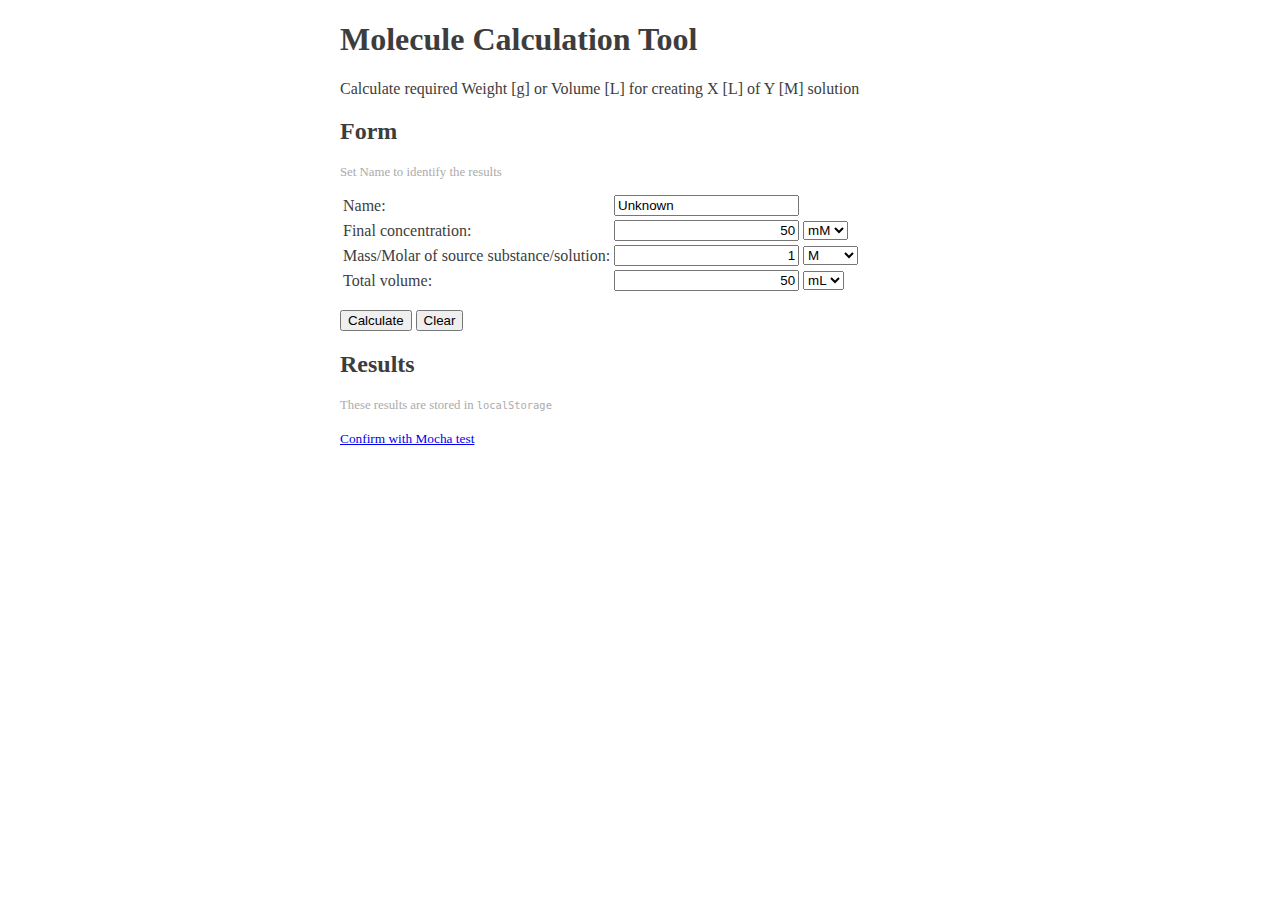
<file: index.html>
<!DOCTYPE html>
<html>
<head>
    <meta charset="utf-8">
    <title>Molecalc</title>
    <link rel="stylesheet" href="css/style.css">
</head>
<body>
    <h1>Molecule Calculation Tool</h1>
    <p>Calculate required Weight [g] or Volume [L] for creating X [L] of Y [M] solution</p>
    <h2>Form</h2>
    <p class="supplement">Set Name to identify the results</p>
    <form id="calculation">
        <table>
            <tr>
                <td><label for="name">Name</label></td>
                <td><input type="text" id="name" value="Unknown"></td>
            </tr>
            <tr>
                <td><label for="first">Final concentration</label></td>
                <td><input type="text" id="first" value="50"></td>
                <td>
                    <select id="first_unit">
                        <option value="uM">uM</option>
                        <option value="mM" selected>mM</option>
                        <option value="M">M</option>
                    </select>
                </td>
            </tr>
            <tr>
                <td><label for="second">Mass/Molar of source substance/solution</label></td>
                <td><input type="text" id="second" value="1"></td>
                <td>
                    <select id="second_unit">
                        <option value="g/mol">g/mol</option>
                        <option value="uM">uM</option>
                        <option value="mM">mM</option>
                        <option value="M" selected>M</option>
                    </select>
                </td>
            </tr>
            <tr>
                <td><label for="third">Total volume</label></td>
                <td><input type="text" id="third" value="50"></td>
                <td>
                    <select id="third_unit">
                        <option value="uL">uL</option>
                        <option value="mL" selected>mL</option>
                        <option value="L">L</option>
                    </select>
                </td>
            </tr>
        </table>
        <p><input type="button" onclick="calculate();" value="Calculate">
           <input type="button" onclick="clearResults();" value="Clear"></p>
    </form>
    <h2>Results</h2>
    <p class="supplement">These results are stored in <code>localStorage</code></p>
    <article>
        <dl id="results"></dl>
    </article>
    <script src="vender/jquery.min.js"></script>
    <script src="vender/coffee-script.js"></script>
    <script src="src/js/calc.js"></script>
    <script type="text/coffeescript">
        if localStorage.results?
            results = JSON.parse(localStorage.results)
            for result in results
                $("#results").append result
        else
            results = new Array
        parseUnit = (unit) ->
            if unit in ['uM', 'uL']
                return Math.pow(10, -6)
            if unit in ['mM', 'mL']
                return Math.pow(10, -3)
            return 1
        parseValue = (value, unit) ->
            value = value * parseUnit(unit)
            if value is 0
                alert "Please fill the #{name} argument"
                return null
            return value
        parseFn = ->
            unit = $("#second_unit").val()
            return if unit is "g/mol" then "gram" else "volume"
        window.clearResults = ->
            $("#results").empty()
            results = new Array
            delete localStorage.results
        window.calculate = ->
            name = $('#name').val()
            first = $('#first').val()
            firstUnit = $('#first_unit').val()
            second = $('#second').val()
            secondUnit = $('#second_unit').val()
            third = $('#third').val()
            thirdUnit = $('#third_unit').val()
            f = parseValue first, firstUnit
            s = parseValue second, secondUnit
            t = parseValue third, thirdUnit
            return if null in [f, s, t]
            fn = parseFn()
            r = calc[fn](f, s, t)
            unit = if fn is "gram" then "g" else "L"
            if r < Math.pow(10, -3)
                unit = "u#{unit}"
                r = r * Math.pow(10, 6)
                r = r * 1000
                r = Math.round(r) / 1000
            else if r < Math.pow(10, 0)
                unit = "m#{unit}"
                r = r * Math.pow(10, 3)
                r = r * 1000
                r = Math.round(r) / 1000
            display = (value, unit) ->
                return "<span class='value'>#{value}</span> <span class='unit'>#{unit}</span>"
            message = """
            <dt>#{name} - #{(new Date)}</dt>
            <dd>
                <strong>#{display(r, unit)}</strong> is required to create #{display(third, thirdUnit)}
                of #{display(first, firstUnit)} solution with #{display(second, secondUnit)} substance/solution
            </dd>
            """
            $("#results").prepend(message)
            results.unshift message
            localStorage.results = JSON.stringify(results)
    </script>
    <small><a href="test.html">Confirm with Mocha test</a></small>
</body>
</html>
</file>
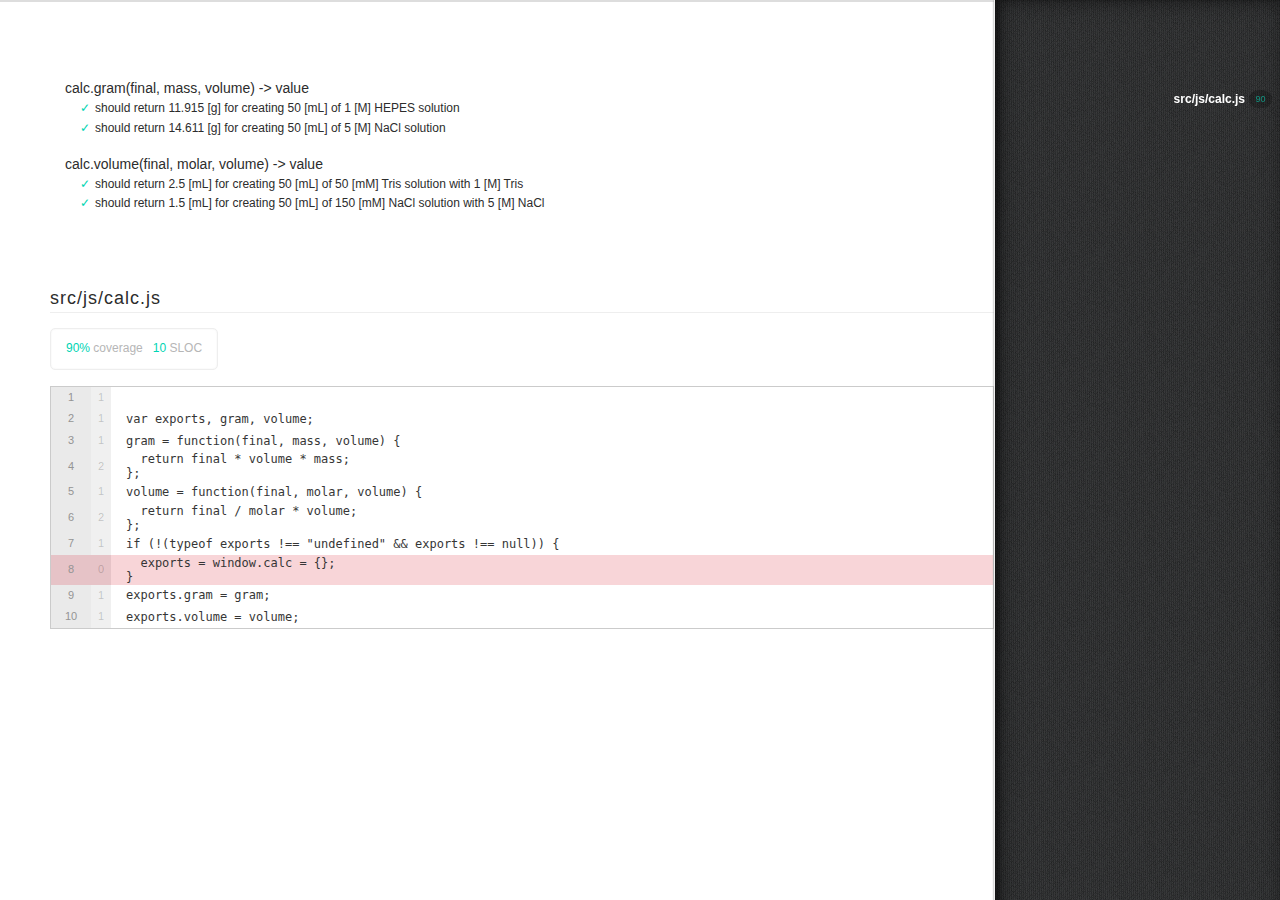
<file: test.html>
<!DOCTYPE html>
<html>
<head>
    <meta charset="utf-8">
    <title>Unittest via Mocha</title>
    <link rel="stylesheet" href="vender/mocha.css">
    <link rel="stylesheet" href="vender/reporter.css">
    
</head>
<body>
    <div id="mocha"></div>
    <div id="coverage"></div>
    <div id="menu"></div>
    <script src="vender/jquery.min.js"></script>
    <script src="vender/mocha.js"></script>
    <script src="vender/expect.js"></script>
    <script src="vender/underscore-min.js"></script>
    <script src="vender/backbone-min.js"></script>
    <script src="vender/reporter.js"></script>
    <script src="vender/JSCovReporter.js"></script>
    <script>
        mocha.setup({
            ui: 'bdd',
            ignoreLeaks: true
        });
    </script>
    
    <script src="src/js/calc.js"></script>
    
    <script src="test/js/calc.spec.js"></script>
    
    <script src="cov/calc.js"></script>
    
    <script>
        if (window.mochaPhantomJS) { mochaPhantomJS.run(); }
        else {
            mocha.run(function () {
                if (typeof window.__$coverObject !== 'undefined') {
                    var reporter = new JSCovReporter({ coverObject: window.__$coverObject });
                }
            });
        }
    </script>
</body>
</html>
</file>
<file: css/style.css>
body {
    width: 600px;
    margin: 0 auto;
    color: #3d3d3d;
}

form input {
    text-align: right;
}
form input#name {
    text-align: left;
}
form label:after {
    display: inline;
    content: ":";
}
.value, .unit {
    font-family: monospace;
}
.unit {
    font-size: 90%;
}
p.supplement {
    font-size: 80%;
    color: #ababab;
}
</file>
<file: vender/mocha.css>
@charset "UTF-8";
body {
  font: 20px/1.5 "Helvetica Neue", Helvetica, Arial, sans-serif;
  padding: 60px 50px;
}

#mocha ul, #mocha li {
  margin: 0;
  padding: 0;
}

#mocha ul {
  list-style: none;
}

#mocha h1, #mocha h2 {
  margin: 0;
}

#mocha h1 {
  margin-top: 15px;
  font-size: 1em;
  font-weight: 200;
}

#mocha h1 a {
  text-decoration: none;
  color: inherit;
}

#mocha h1 a:hover {
  text-decoration: underline;
}

#mocha .suite .suite h1 {
  margin-top: 0;
  font-size: .8em;
}

.hidden {
  display: none;
}

#mocha h2 {
  font-size: 12px;
  font-weight: normal;
  cursor: pointer;
}

#mocha .suite {
  margin-left: 15px;
}

#mocha .test {
  margin-left: 15px;
}

#mocha .test.pending:hover h2::after {
  content: '(pending)';
  font-family: arial;
}

#mocha .test.pass.medium .duration {
  background: #C09853;
}

#mocha .test.pass.slow .duration {
  background: #B94A48;
}

#mocha .test.pass::before {
  content: '✓';
  font-size: 12px;
  display: block;
  float: left;
  margin-right: 5px;
  color: #00d6b2;
}

#mocha .test.pass .duration {
  font-size: 9px;
  margin-left: 5px;
  padding: 2px 5px;
  color: white;
  -webkit-box-shadow: inset 0 1px 1px rgba(0,0,0,.2);
  -moz-box-shadow: inset 0 1px 1px rgba(0,0,0,.2);
  box-shadow: inset 0 1px 1px rgba(0,0,0,.2);
  -webkit-border-radius: 5px;
  -moz-border-radius: 5px;
  -ms-border-radius: 5px;
  -o-border-radius: 5px;
  border-radius: 5px;
}

#mocha .test.pass.fast .duration {
  display: none;
}

#mocha .test.pending {
  color: #0b97c4;
}

#mocha .test.pending::before {
  content: '◦';
  color: #0b97c4;
}

#mocha .test.fail {
  color: #c00;
}

#mocha .test.fail pre {
  color: black;
}

#mocha .test.fail::before {
  content: '✖';
  font-size: 12px;
  display: block;
  float: left;
  margin-right: 5px;
  color: #c00;
}

#mocha .test pre.error {
  color: #c00;
  max-height: 300px;
  overflow: auto;
}

#mocha .test pre {
  display: inline-block;
  font: 12px/1.5 monaco, monospace;
  margin: 5px;
  padding: 15px;
  border: 1px solid #eee;
  border-bottom-color: #ddd;
  -webkit-border-radius: 3px;
  -webkit-box-shadow: 0 1px 3px #eee;
  -moz-border-radius: 3px;
  -moz-box-shadow: 0 1px 3px #eee;
}

#mocha .test h2 {
  position: relative;
}

#mocha .test a.replay {
  position: absolute;
  top: 3px;
  right: -20px;
  text-decoration: none;
  vertical-align: middle;
  display: block;
  width: 15px;
  height: 15px;
  line-height: 15px;
  text-align: center;
  background: #eee;
  font-size: 15px;
  -moz-border-radius: 15px;
  border-radius: 15px;
  -webkit-transition: opacity 200ms;
  -moz-transition: opacity 200ms;
  transition: opacity 200ms;
  opacity: 0.2;
  color: #888;
}

#mocha .test:hover a.replay {
  opacity: 1;
}

#mocha-report.pass .test.fail {
  display: none;
}

#mocha-report.fail .test.pass {
  display: none;
}

#mocha-error {
  color: #c00;
  font-size: 1.5  em;
  font-weight: 100;
  letter-spacing: 1px;
}

#mocha-stats {
  position: fixed;
  top: 15px;
  right: 10px;
  font-size: 12px;
  margin: 0;
  color: #888;
}

#mocha-stats .progress {
  float: right;
  padding-top: 0;
}

#mocha-stats em {
  color: black;
}

#mocha-stats a {
  text-decoration: none;
  color: inherit;
}

#mocha-stats a:hover {
  border-bottom: 1px solid #eee;
}

#mocha-stats li {
  display: inline-block;
  margin: 0 5px;
  list-style: none;
  padding-top: 11px;
}

code .comment { color: #ddd }
code .init { color: #2F6FAD }
code .string { color: #5890AD }
code .keyword { color: #8A6343 }
code .number { color: #2F6FAD }
</file>
<file: vender/reporter.css>
body {
  font: 14px/1.6 "Helvetica Neue", Helvetica, Arial, sans-serif;
  margin: 0;
  color: #2C2C2C;
  border-top: 2px solid #ddd;
}

#coverage {
  padding: 30px 0;
}

h1 a {
  color: inherit;
  font-weight: inherit;
}

h1 a:hover {
  text-decoration: none;
}

.onload h1 {
  opacity: 1;
}

#menu h2 {
  width: 80%;
  margin-top: 80px;
  margin-bottom: 0;
  font-weight: 100;
  letter-spacing: 1px;
  border-bottom: 1px solid #eee;
}

a {
  color: #8A6343;
  font-weight: bold;
  text-decoration: none;
}

#menu a:hover {
  text-decoration: underline;
}

#menu ul {
  margin-top: 20px;
  padding: 0 15px;
  width: 100%;
}

#menu ul li {
  float: left;
  width: 40%;
  margin-top: 5px;
  margin-right: 60px;
  list-style: none;
  border-bottom: 1px solid #eee;
  padding: 5px 0;
  font-size: 12px;
}

#menu ul::after {
  content: '.';
  height: 0;
  display: block;
  visibility: hidden;
  clear: both;
}

code {
  font: 12px monaco, monospace;
}

pre {
  margin: 30px;
  padding: 30px;
  border: 1px solid #eee;
  border-bottom-color: #ddd;
  -webkit-border-radius: 2px;
  -moz-border-radius: 2px;
  -webkit-box-shadow: inset 0 0 10px #eee;
  -moz-box-shadow: inset 0 0 10px #eee;
  overflow-x: auto;
}

img {
  margin: 30px;
  padding: 1px;
  -webkit-border-radius: 3px;
  -moz-border-radius: 3px;
  -webkit-box-shadow: 0 3px 10px #dedede, 0 1px 5px #888;
  -moz-box-shadow: 0 3px 10px #dedede, 0 1px 5px #888;
  max-width: 100%;
}

footer {
  background: #eee;
  width: 100%;
  padding: 50px 0;
  text-align: right;
  border-top: 1px solid #ddd;
}

footer span {
  display: block;
  margin-right: 30px;
  color: #888;
  font-size: 12px;
}

#menu {
  position: fixed;
  top: 0;
  right: 0;
  margin: 0;
  height: 100%;
  padding: 90px 0 15px 0;
  min-width: 285px;
  border-left: 1px solid #eee;

  text-align: right;
  font-size: 12px;

  -moz-box-shadow: 0 0 2px #888
     , inset 5px 0 20px rgba(0,0,0,.5)
     , inset 5px 0 3px rgba(0,0,0,.3);
  -webkit-box-shadow: 0 0 2px #888
     , inset 5px 0 20px rgba(0,0,0,.5)
     , inset 5px 0 3px rgba(0,0,0,.3);
  -webkit-font-smoothing: antialiased;
  background: url("[data-uri]");
}

#logo {
  position: fixed;
  bottom: 10px;
  right: 10px;
  background: rgba(255,255,255,.1);
  font-size: 11px;
  display: block;
  width: 20px;
  height: 20px;
  line-height: 20px;
  text-align: center;
  -webkit-border-radius: 20px;
  -moz-border-radius: 20px;
  -webkit-box-shadow: 0 0 3px rgba(0,0,0,.2);
  -moz-box-shadow: 0 0 3px rgba(0,0,0,.2);
  color: inherit;
}

#menu li a {
  display: block;
  color: white;
  padding: 0 35px 0 25px;
  -webkit-transition: background 300ms;
  -moz-transition: background 300ms;
}

#menu li {
  position: relative;
  list-style: none;
}

#menu a:hover,
#menu a.active {
  text-decoration: none;
  background: rgba(255,255,255,.1);
}

#menu li:hover .cov {
  opacity: 1;
}

#menu li .dirname {
  opacity: .60;
  padding-right: 2px;
}

#menu li .basename {
  opacity: 1;
}

#menu .cov {
  background: rgba(0,0,0,.4);
  position: absolute;
  top: 0;
  right: 8px;
  font-size: 9px;
  opacity: .6;
  text-align: left;
  width: 17px;
  -webkit-border-radius: 10px;
  -moz-border-radius: 10px;
  padding: 2px 3px;
  text-align: center;
}

.stats {
  display: inline-block;
  margin-top: 15px;
  border: 1px solid #eee;
  padding: 10px;
  -webkit-box-shadow: inset 0 0 2px #eee;
  -moz-box-shadow: inset 0 0 2px #eee;
  -webkit-border-radius: 5px;
  -moz-border-radius: 5px;
}

.stats div {
  float: left;
  padding: 0 5px;
}

.stats::after {
  display: block;
  content: '';
  clear: both;
}

.stats .sloc::after {
  content: ' SLOC';
  color: #b6b6b6;
}

.stats .percentage::after {
  content: ' coverage';
  color: #b6b6b6;
}

.stats .hits,
.stats .misses {
  display: none;
}

.high {
  color: #00d4b4;
}
.medium {
  color: #e87d0d;
}
.low {
  color: #d4081a;
}
.terrible {
  color: #d4081a;
  font-weight: bold;
}

table {
  width: 80%;
  margin-top: 10px;
  border-collapse: collapse;
  border: 1px solid #cbcbcb;
  color: #363636;
  -webkit-border-radius: 3px;
  -moz-border-radius: 3px;
}

table thead {
  display: none;
}

table td.line,
table td.hits {
  width: 20px;
  background: #eaeaea;
  text-align: center;
  font-size: 11px;
  padding: 0 10px;
  color: #949494;
}

table td.hits {
  width: 10px;
  padding: 2px 5px;
  color: rgba(0,0,0,.2);
  background: #f0f0f0;
}

tr.miss td.line,
tr.miss td.hits {
  background: #e6c3c7;
}

tr.miss td {
  background: #f8d5d8;
}

td.source {
  padding-left: 15px;
  line-height: 15px;
  white-space: pre;
  font: 12px monaco, monospace;
}

code .comment { color: #ddd }
code .init { color: #2F6FAD }
code .string { color: #5890AD }
code .keyword { color: #8A6343 }
code .number { color: #2F6FAD }


#stats {
    z-index: 1;
    color: #BBB;
}
#stats em {
    color: white;
    font-weight: bold;
}

.file-title {
    width: 80%;
    margin-top: 40px;
    margin-bottom: 0;
    font-weight: 100;
    letter-spacing: 1px;
    border-bottom: 1px solid #EEE;
    cursor: pointer;
}
.file-title:hover {
    color: #444;
    text-shadow: 1px 1px 1px #CCC;
}

.error { background: #F8D5D8 }
.count { font-weight: bold; border-radius: 3px }
.pass .count { background: #BFFFBF;}
.error .count { background: #F8D5D8; color: red}
#coverage { font-size: 12px; }
</file>
